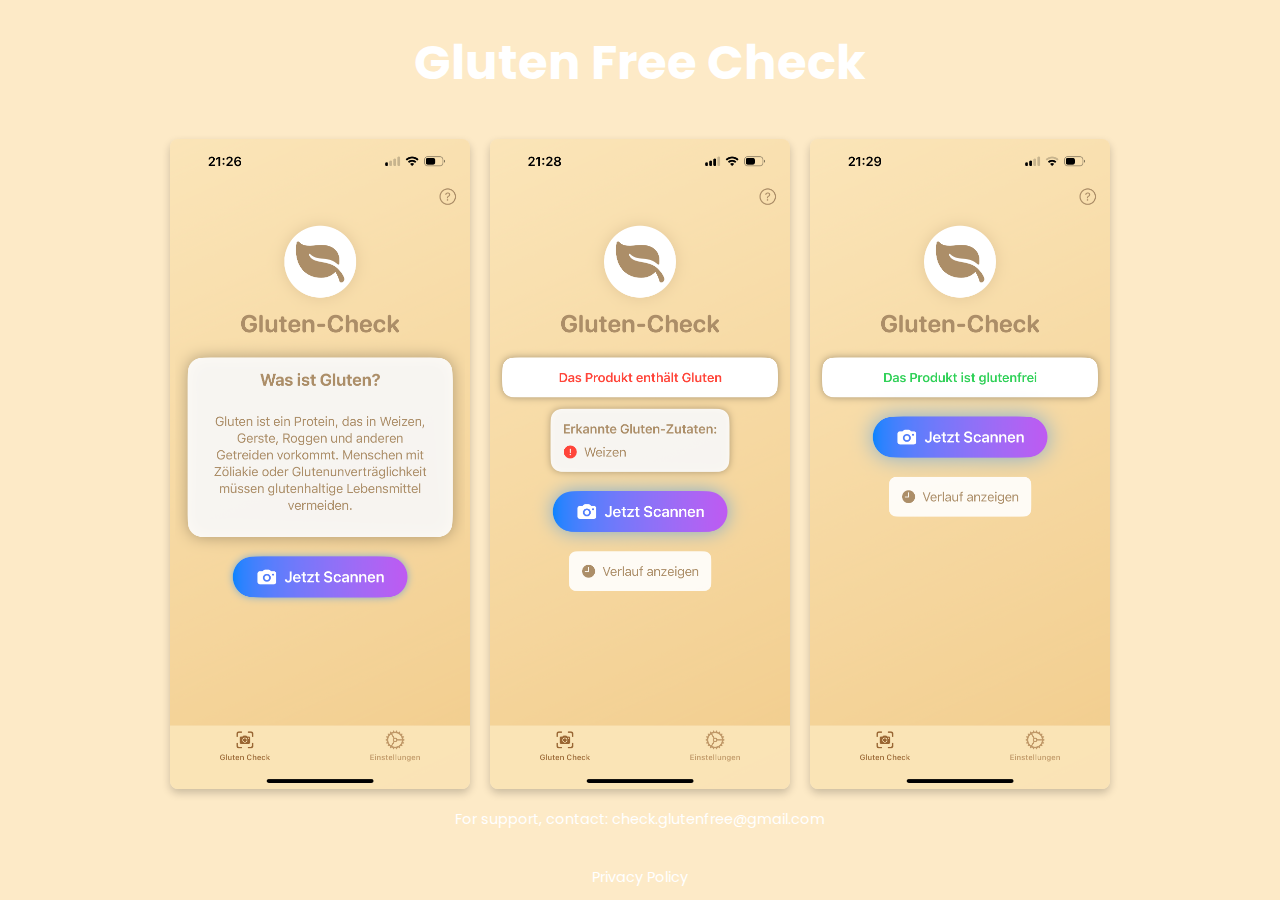
<file: index.html>
<!DOCTYPE html>
<html lang="en">
<head>
    <meta charset="UTF-8">
    <meta name="viewport" content="width=device-width, initial-scale=1.0">
    <title>Gluten Free Check</title>
    <link rel="stylesheet" href="styles.css">
    <link href="https://fonts.googleapis.com/css2?family=Poppins:wght@400;700&display=swap" rel="stylesheet">
</head>
<body>
    <h1 class="title">Gluten Free Check</h1>
    <div class="container">
        <img src="IMG_3586.PNG" alt="Gluten Check Info" class="app-image">
        <img src="IMG_3587.PNG" alt="Contains Gluten Warning" class="app-image">
        <img src="IMG_3588.PNG" alt="Gluten-Free Confirmation" class="app-image">
    </div>
    <p class="support-text">For support, contact: check.glutenfree@gmail.com</p>
    
    <!-- Link to Privacy Policy -->
    <p class="privacy-link">
        <a href="privacy_policy.html" target="_blank">Privacy Policy</a>
    </p>
</body>
</html>
</file>
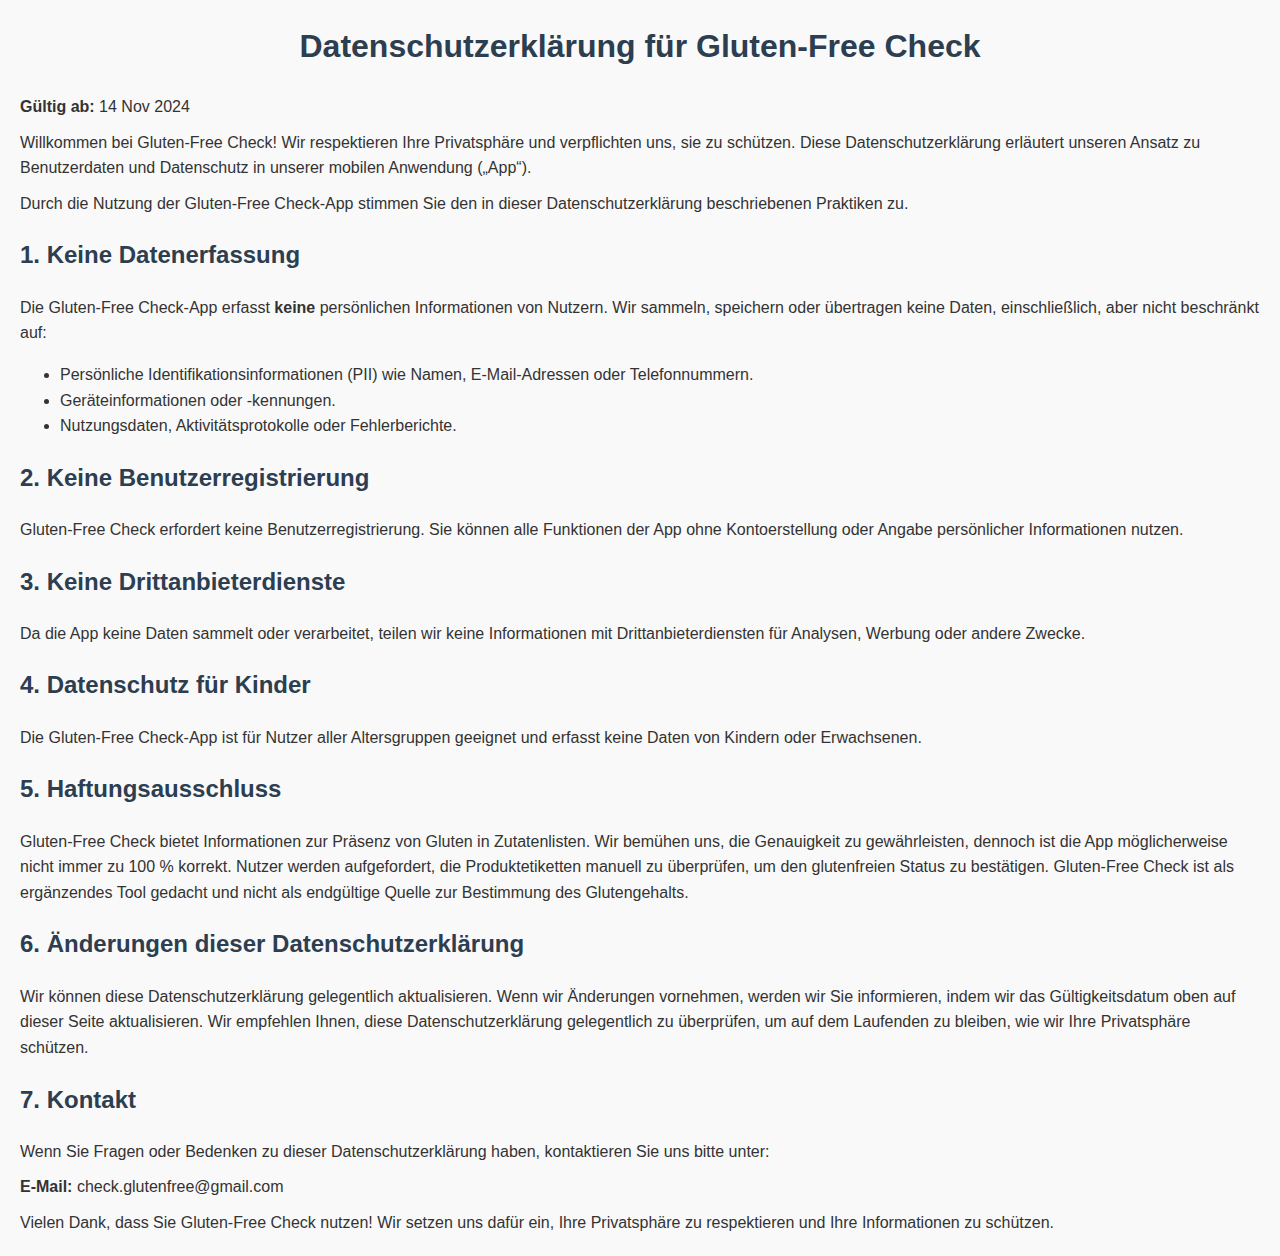
<file: privacy_policy.html>
<!DOCTYPE html>
<html lang="de">
<head>
    <meta charset="UTF-8">
    <meta name="viewport" content="width=device-width, initial-scale=1.0">
    <title>Datenschutzerklärung - Gluten-Free Check</title>
    <style>
        body {
            font-family: Arial, sans-serif;
            line-height: 1.6;
            margin: 20px;
            background-color: #f9f9f9;
            color: #333;
        }
        h1 {
            color: #2c3e50;
            text-align: center;
        }
        h2 {
            color: #2c3e50;
            margin-top: 20px;
        }
        p {
            margin: 10px 0;
        }
    </style>
</head>
<body>
    <h1>Datenschutzerklärung für Gluten-Free Check</h1>

    <p><strong>Gültig ab:</strong> 14 Nov 2024</p>

    <p>Willkommen bei Gluten-Free Check! Wir respektieren Ihre Privatsphäre und verpflichten uns, sie zu schützen. Diese Datenschutzerklärung erläutert unseren Ansatz zu Benutzerdaten und Datenschutz in unserer mobilen Anwendung („App“).</p>

    <p>Durch die Nutzung der Gluten-Free Check-App stimmen Sie den in dieser Datenschutzerklärung beschriebenen Praktiken zu.</p>

    <h2>1. Keine Datenerfassung</h2>

    <p>Die Gluten-Free Check-App erfasst <strong>keine</strong> persönlichen Informationen von Nutzern. Wir sammeln, speichern oder übertragen keine Daten, einschließlich, aber nicht beschränkt auf:</p>
    <ul>
        <li>Persönliche Identifikationsinformationen (PII) wie Namen, E-Mail-Adressen oder Telefonnummern.</li>
        <li>Geräteinformationen oder -kennungen.</li>
        <li>Nutzungsdaten, Aktivitätsprotokolle oder Fehlerberichte.</li>
    </ul>

    <h2>2. Keine Benutzerregistrierung</h2>

    <p>Gluten-Free Check erfordert keine Benutzerregistrierung. Sie können alle Funktionen der App ohne Kontoerstellung oder Angabe persönlicher Informationen nutzen.</p>

    <h2>3. Keine Drittanbieterdienste</h2>

    <p>Da die App keine Daten sammelt oder verarbeitet, teilen wir keine Informationen mit Drittanbieterdiensten für Analysen, Werbung oder andere Zwecke.</p>

    <h2>4. Datenschutz für Kinder</h2>

    <p>Die Gluten-Free Check-App ist für Nutzer aller Altersgruppen geeignet und erfasst keine Daten von Kindern oder Erwachsenen.</p>

    <h2>5. Haftungsausschluss</h2>

    <p>Gluten-Free Check bietet Informationen zur Präsenz von Gluten in Zutatenlisten. Wir bemühen uns, die Genauigkeit zu gewährleisten, dennoch ist die App möglicherweise nicht immer zu 100 % korrekt. Nutzer werden aufgefordert, die Produktetiketten manuell zu überprüfen, um den glutenfreien Status zu bestätigen. Gluten-Free Check ist als ergänzendes Tool gedacht und nicht als endgültige Quelle zur Bestimmung des Glutengehalts.</p>

    <h2>6. Änderungen dieser Datenschutzerklärung</h2>

    <p>Wir können diese Datenschutzerklärung gelegentlich aktualisieren. Wenn wir Änderungen vornehmen, werden wir Sie informieren, indem wir das Gültigkeitsdatum oben auf dieser Seite aktualisieren. Wir empfehlen Ihnen, diese Datenschutzerklärung gelegentlich zu überprüfen, um auf dem Laufenden zu bleiben, wie wir Ihre Privatsphäre schützen.</p>

    <h2>7. Kontakt</h2>

    <p>Wenn Sie Fragen oder Bedenken zu dieser Datenschutzerklärung haben, kontaktieren Sie uns bitte unter:</p>

    <p><strong>E-Mail:</strong> check.glutenfree@gmail.com</p>

    <p>Vielen Dank, dass Sie Gluten-Free Check nutzen! Wir setzen uns dafür ein, Ihre Privatsphäre zu respektieren und Ihre Informationen zu schützen.</p>

</body>
</html>
</file>
<file: styles.css>
/* Apply a background color that matches the app theme */
body {
    background-color: #fdeac7; /* Light beige color to match the theme */
    display: flex;
    flex-direction: column;
    justify-content: center;
    align-items: center;
    height: 100vh;
    margin: 0;
    font-family: 'Poppins', sans-serif; /* Modern, roundish font */
}

/* Style for the title */
.title {
    color: white;
    font-size: 3em; /* Increased font size */
    font-weight: bold;
    margin-bottom: 40px; /* Increased space between title and images */
    text-align: center;
}

/* Center the images with space between them */
.container {
    display: flex;
    gap: 20px; /* Adjust spacing between images as needed */
    justify-content: center;
    align-items: center;
}

/* Style individual images */
.app-image {
    max-width: 300px; /* Adjust width as desired */
    height: auto;
    box-shadow: 0px 4px 8px rgba(0, 0, 0, 0.2); /* Optional shadow for better appearance */
    border-radius: 8px; /* Rounded corners for a soft look */
    transition: transform 0.3s ease, box-shadow 0.3s ease; /* Smooth transition */
}

/* Hover effect: scale up and increase shadow */
.app-image:hover {
    transform: scale(1.05); /* Slightly increase size on hover */
    box-shadow: 0px 6px 12px rgba(0, 0, 0, 0.3); /* Darker shadow on hover */
}

/* Style for the support text */
.support-text {
    color: white;
    font-size: 0.9em; /* Smaller font size */
    margin-top: 20px; /* Space between images and support text */
    text-align: center;
}

/* Style for the privacy policy link */
.privacy-link {
    margin-top: 20px; /* Space above the link */
    text-align: center;
}

.privacy-link a {
    color: white;
    text-decoration: none;
    font-size: 0.9em;
}

.privacy-link a:hover {
    text-decoration: underline;
}
</file>
